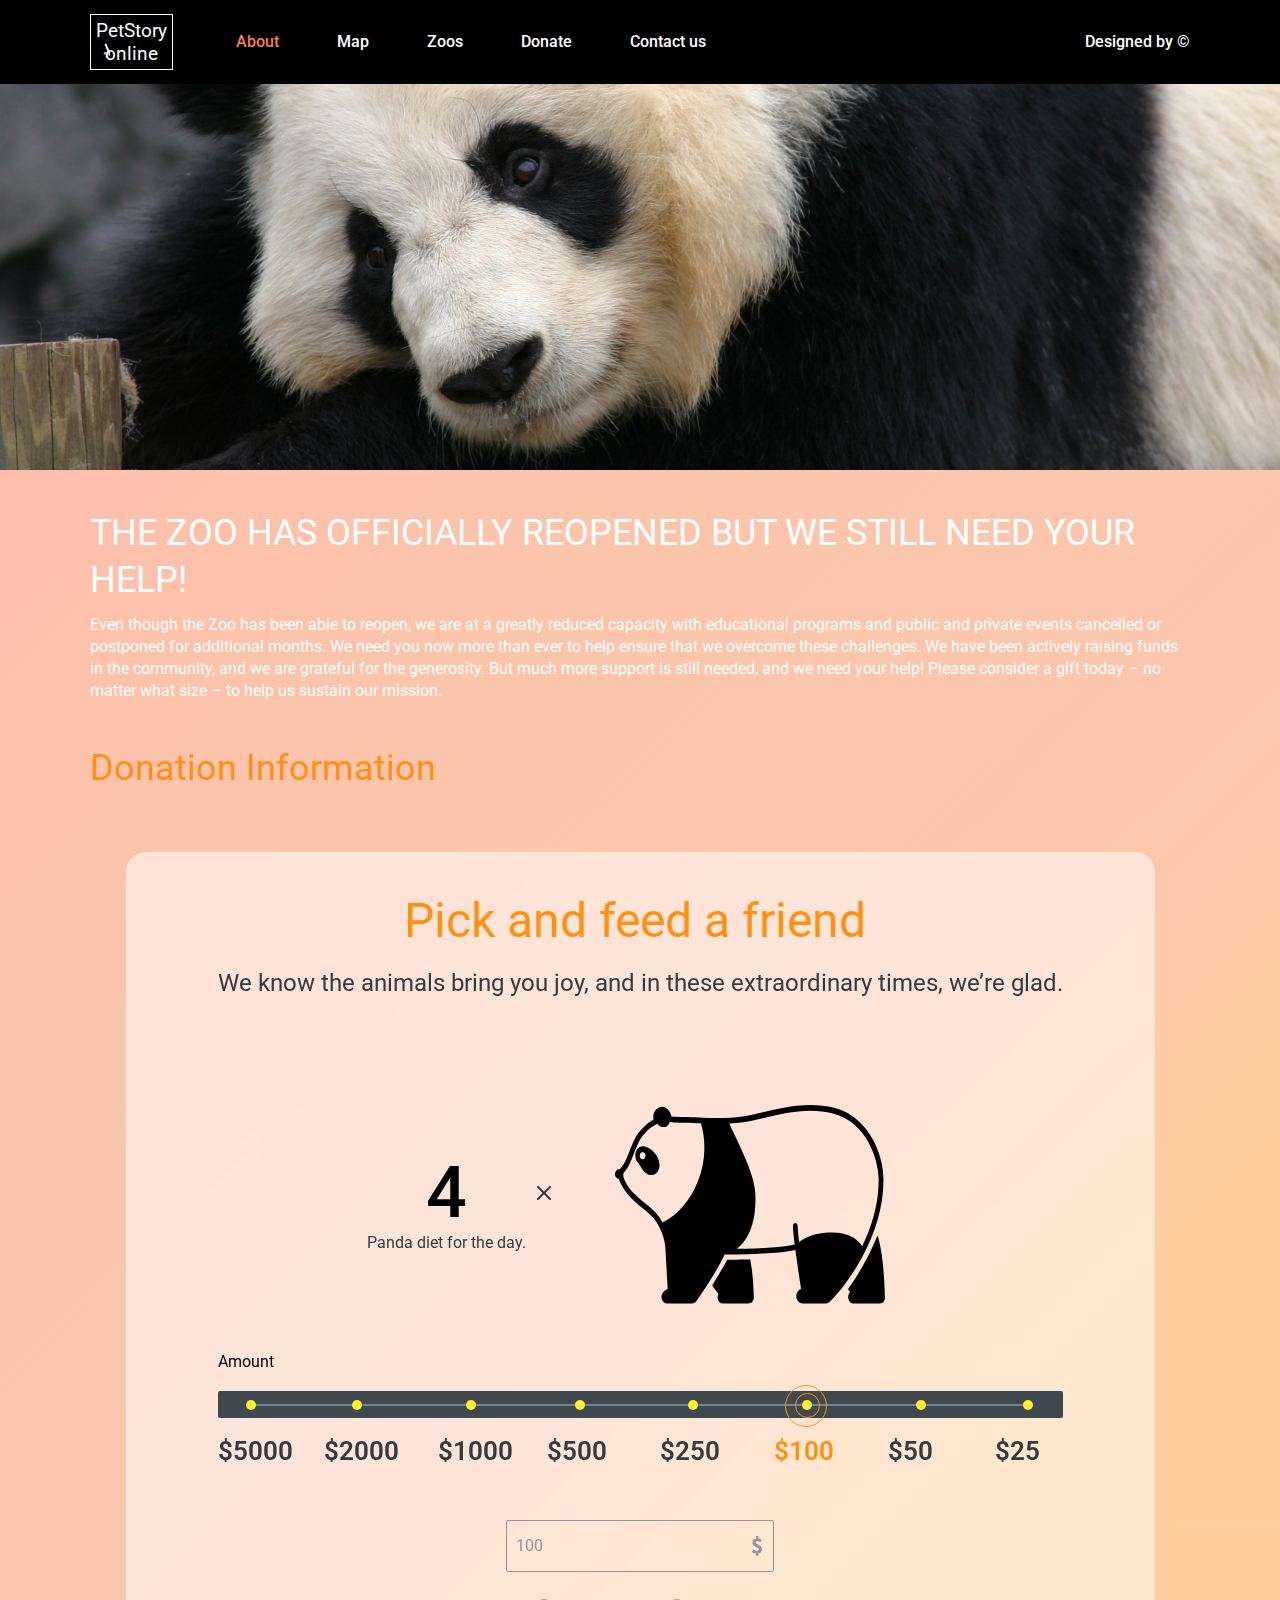
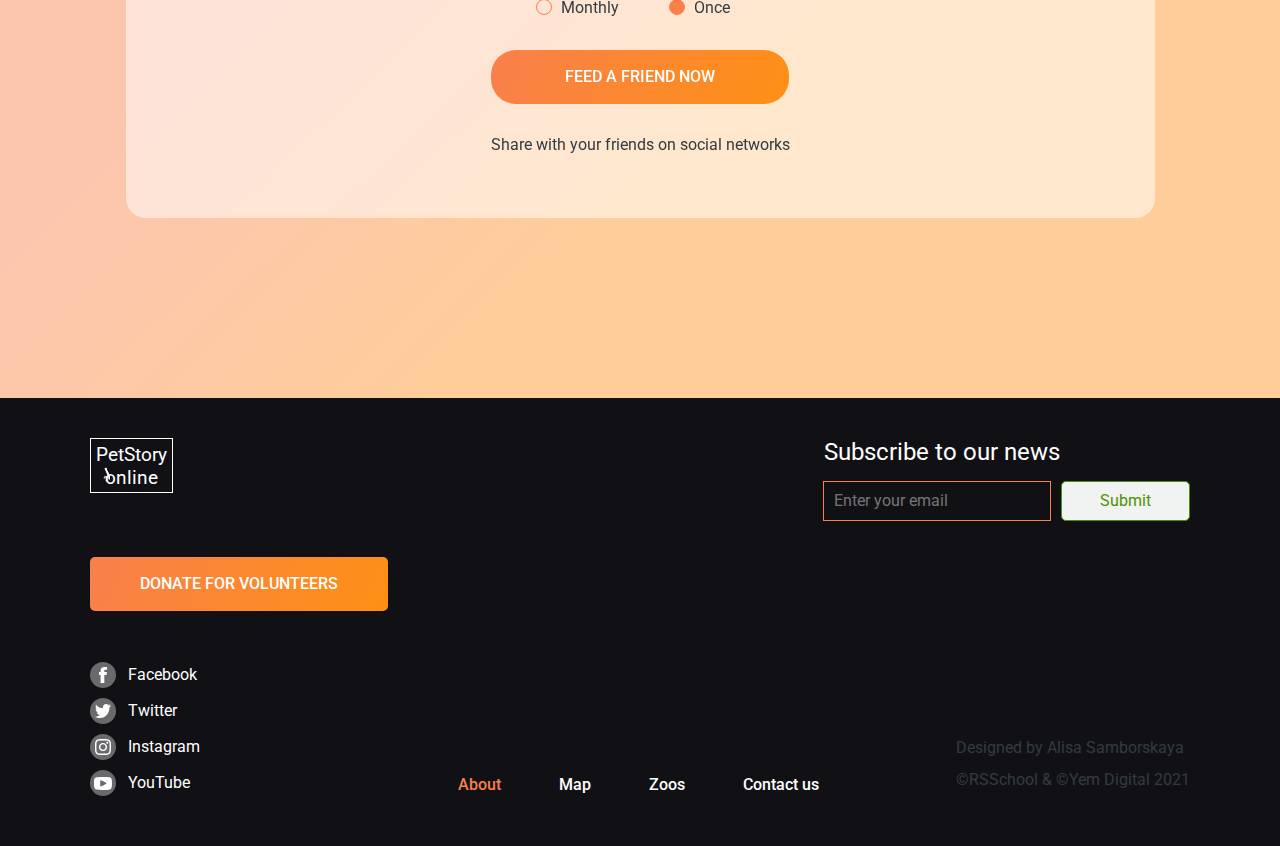
<file: pages/donate/index.html>
<!DOCTYPE html>
<html lang="en">
<head>
    <meta charset="UTF-8">
    <meta http-equiv="X-UA-Compatible" content="IE=edge">
    <meta name="viewport" content="width=device-width, initial-scale=1.0">
    <link rel="stylesheet" href="style.css">
    <title>Document</title>
</head>
<body>
    <header class="header">
        <div class="container header__wrapper">
            <a href="." class="logo">
                <h1 class="logo-text">PetStory <br /> <span class="logo-icon">online</span></h1>
            </a>
            <nav class="header_navigation">
                <a href="../../index.html" class="mobile-logo">
                    <img src="../../assets/images/mobile-logo.png" alt="mobile-logo">
                </a>
                <ul class="navigation">
                    <li class="navigation__link"> 
                        <a class="navigation__item navigation__item_active" href="../../index.html">About</a>
                    </li>
                    <li class="navigation__link">
                        <a class="navigation__item" href="#">Map</a>
                    </li>
                    <li class="navigation__link">
                        <a class="navigation__item" href="#">Zoos</a>
                    </li>
                    <li class="navigation__link">
                        <a class="navigation__item" href=".">Donate</a>
                    </li>
                    <li class="navigation__link">
                        <a class="navigation__item" href="#">Contact us</a>
                    </li>
                    <li class="navigation__link navigation__link_right">
                        <a class="navigation__item" href="https://www.figma.com/file/jfEFwkXVj1WRq7sUHDr8os/PetStory-online?node-id=0%3A1">Designed by&nbsp;&copy;</a>
                    </li>
                </ul>
            </nav>
            <span class="header__hamburger hamburger"><span class="hamburger__line"></span></span>
        </div>
    </header>
    <main class="main">
        <section class="donate-hero">
        </section>
        <section class="donate-info">
            <div class="container donate-info__wrapper">
                <h3 class="donate-info__title">THE ZOO HAS OFFICIALLY REOPENED BUT WE STILL NEED YOUR HELP!</h3>
                <p class="donate-info__text">Even though the Zoo has been able to reopen, we are at a greatly reduced capacity with educational programs and public and private events cancelled or postponed for additional months. We need you now more than ever to help ensure that we overcome these challenges. We have been actively raising funds in the community, and we are grateful for the generosity.  But much more support is still needed, and we need your help! Please consider a gift today – no matter what size – to help us sustain our mission.</p>
                <h3 class="donate-info__subtitle">Donation Information</h3>
                <div class="donate-info__content">
                    <h2 class="donate-info__content-title">Pick and feed a friend</h2>
                    <p class="donate-info__content-text">We know the animals bring you joy, and in these extraordinary times, we’re glad.</p>
                    <div class="donate-result">
                        <div class="donate-result__num">
                            <span>4</span>
                            <span>Panda diet for the day.</span>
                        </div>
                        <span class="icon x-icon donate-result__icon "></span>
                        <div class="donate-result__img">
                            <img src="./../../assets/images/animals-widget.svg" alt="animal widget">
                        </div>
                    </div>
                    <div class="donate-range">
                        <p class="donate-range__text">Amount</p>
                        <div class="donate-range__line"></div>
                        <div class="donate-range__numbers">
                            <div class="donate-range__num">
                                <span class="donate-range__num-dot"></span>
                                <span class="donate-range__num-value">$5000</span>
                            </div>
                            <div class="donate-range__num">
                                <span class="donate-range__num-dot"></span>
                                <span class="donate-range__num-value">$2000</span>
                            </div>
                            <div class="donate-range__num">
                                <span class="donate-range__num-dot"></span>
                                <span class="donate-range__num-value">$1000</span>
                            </div>
                            <div class="donate-range__num">
                                <span class="donate-range__num-dot"></span>
                                <span class="donate-range__num-value">$500</span>
                            </div>
                            <div class="donate-range__num">
                                <span class="donate-range__num-dot"></span>
                                <span class="donate-range__num-value">$250</span>
                            </div>
                            <div class="donate-range__num donate-range__active">
                                <span class="donate-range__num-dot"></span>
                                <span class="donate-range__num-value">$100</span>
                            </div>
                            <div class="donate-range__num">
                                <span class="donate-range__num-dot"></span>
                                <span class="donate-range__num-value">$50</span>
                            </div>
                            <div class="donate-range__num">
                                <span class="donate-range__num-dot"></span>
                                <span class="donate-range__num-value">$25</span>
                            </div>
                        </div>
                    </div>
                    <div class="another-num">
                        <input type="number" placeholder="Another amount" value="" min="0" max="4">
                        <span class="icon icon-dollar"></span>
                    </div>
                    <div class="seclection">
                        <label class="seclect__container">Monthly
                            <input type="radio" name="subc">
                            <span class="checkmark"></span>
                          </label>
                          <label class="seclect__container">Once
                            <input type="radio"  checked="checked" name="subc">
                            <span class="checkmark"></span>
                        </label>
                    </div>
                    <button class="btn-reset btn btn-rounded">Feed a friend now</button>
                    <p>Share with your friends on social networks </p>
                </div>
            </div>
        </section>
    </main>
    <footer class="footer">
        <div class="container footer__wrapper">
            <div class="footer__top">
                <a href="." class="logo">
                    <p class="logo-text">PetStory <br /> <span class="logo-icon">online</span></p>
                </a>
                <a href="." class="logo logo-m">
                    <p class="logo-text">PetStory <span class="logo-icon">online</span></p>
                </a>
                <form class="subscribe">
                    <span class="subtitle subscribe__title">Subscribe to our news</span>
                    <input class="subscribe__input" type="email" placeholder="Enter your email" required>
                    <button class="subscribe__btn" type="submit">Submit</button>
                </form>
            </div>
            <div class="footer__medium">
                <a href="./pages/donate/index.html" class="btn-reset btn btn-square btn-link">Donate for volunteers</a>
            </div>
            <div class="footer__bottom">
                <ul class="socials">
                    <li class="social__item">
                        <span class="social__icon">
                            <span class="icon icon-fb"></span>
                        </span>
                        <span class="social__text">Facebook</span>
                    </li>
                    <li class="social__item">
                        <span class="social__icon">
                            <span class="icon icon-tw"></span>
                        </span>
                        <span class="social__text">Twitter</span>
                    </li>
                    <li class="social__item">
                        <span class="social__icon">
                            <span class="icon icon-ig"></span>
                        </span>
                        <span class="social__text">Instagram</span>
                    </li>
                    <li class="social__item">
                        <span class="social__icon">
                            <span class="icon icon-yt"></span>
                        </span>
                        <span class="social__text">YouTube</span>
                    </li>
                </ul>
                <ul class="navigation">
                    <li class="navigation__link">
                        <a class="navigation__item navigation__item_active">About</a>
                    </li>
                    <li class="navigation__link">
                        <a class="navigation__item" href="#">Map</a>
                    </li>
                    <li class="navigation__link">
                        <a class="navigation__item" href="#">Zoos</a>
                    </li>
                    <li class="navigation__link">
                        <a class="navigation__item" href="#">Contact us</a>
                    </li>
                </ul>
                <div class="designed">
                    Designed by&nbsp;Alisa Samborskaya <br />&copy;RSSchool &amp;&nbsp;&copy;Yem Digital 2021
                </div>
            </div>
        </div>
    </footer>
    <div class="menu-overlay"></div>
    <script src="../../assets/js/menu.js"></script>
    <script src="../../assets/js/donate.js"></script>
</body>
</html>
</file>
